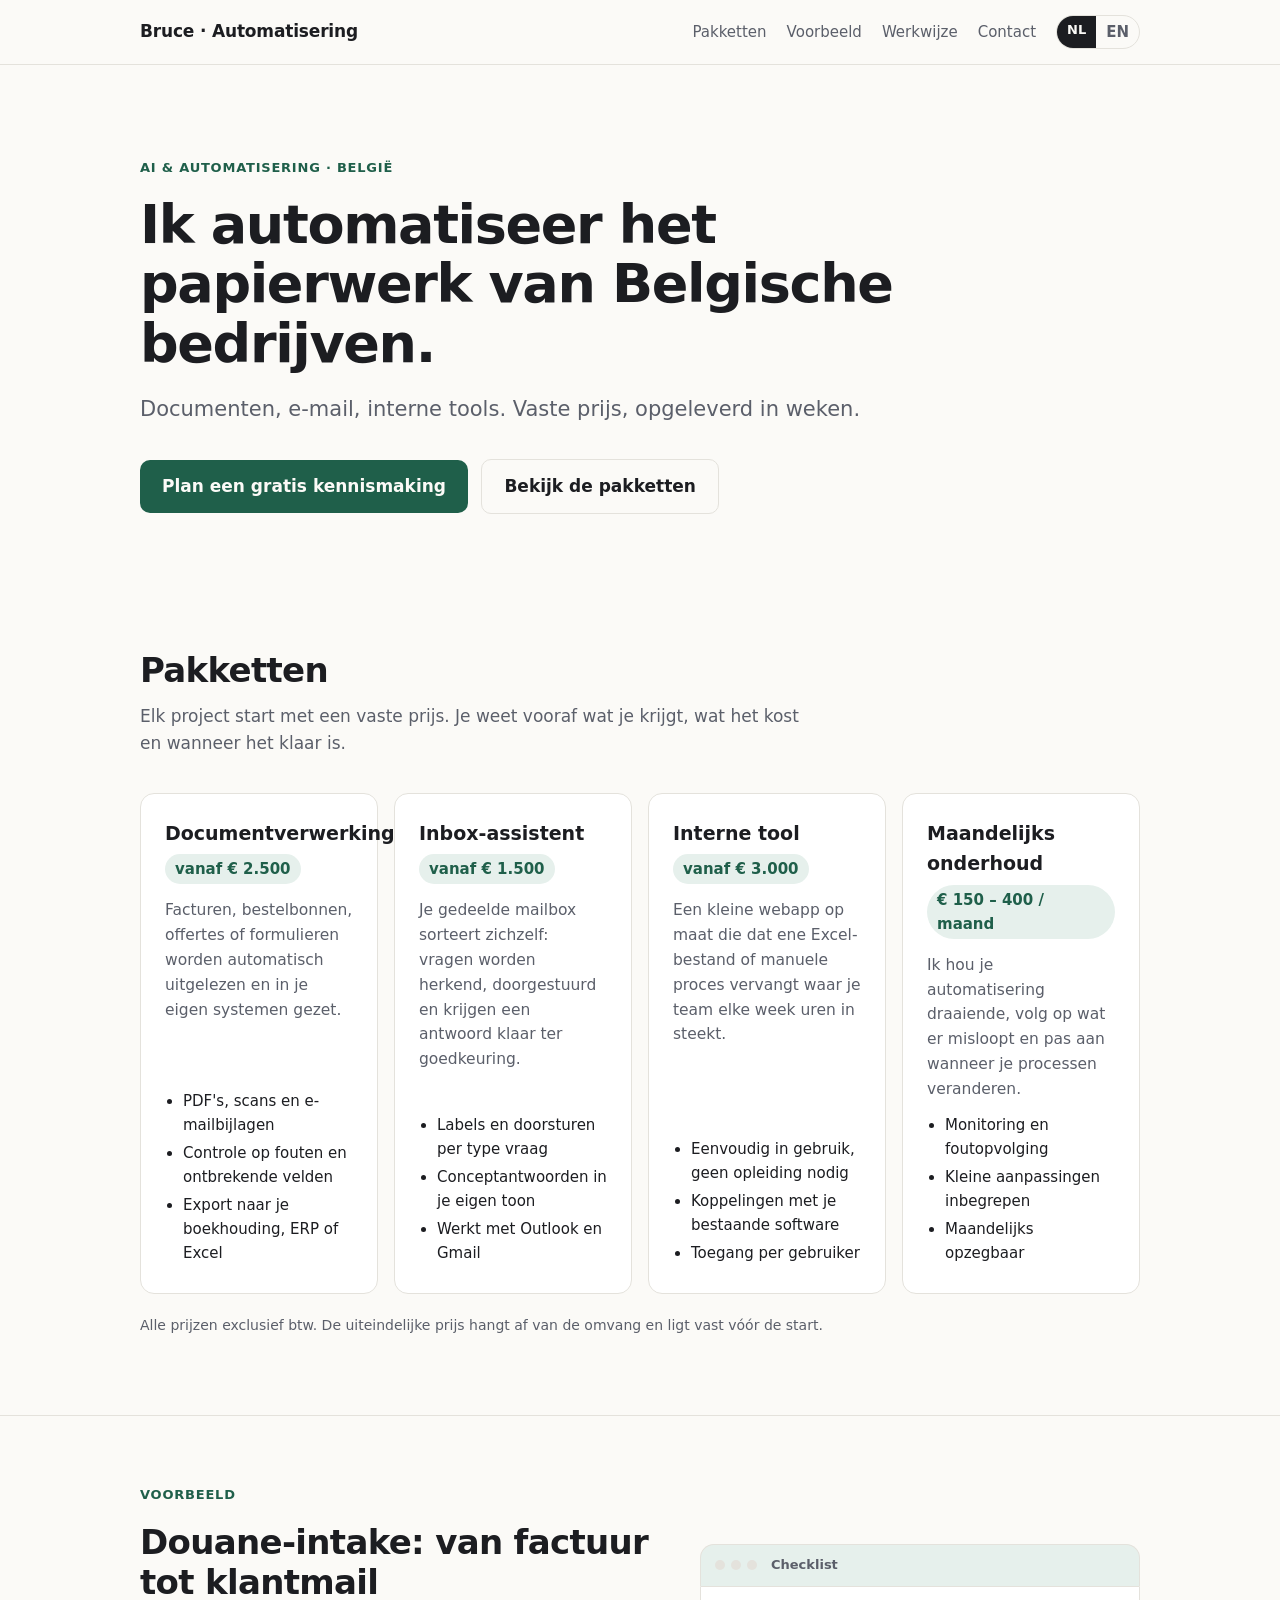
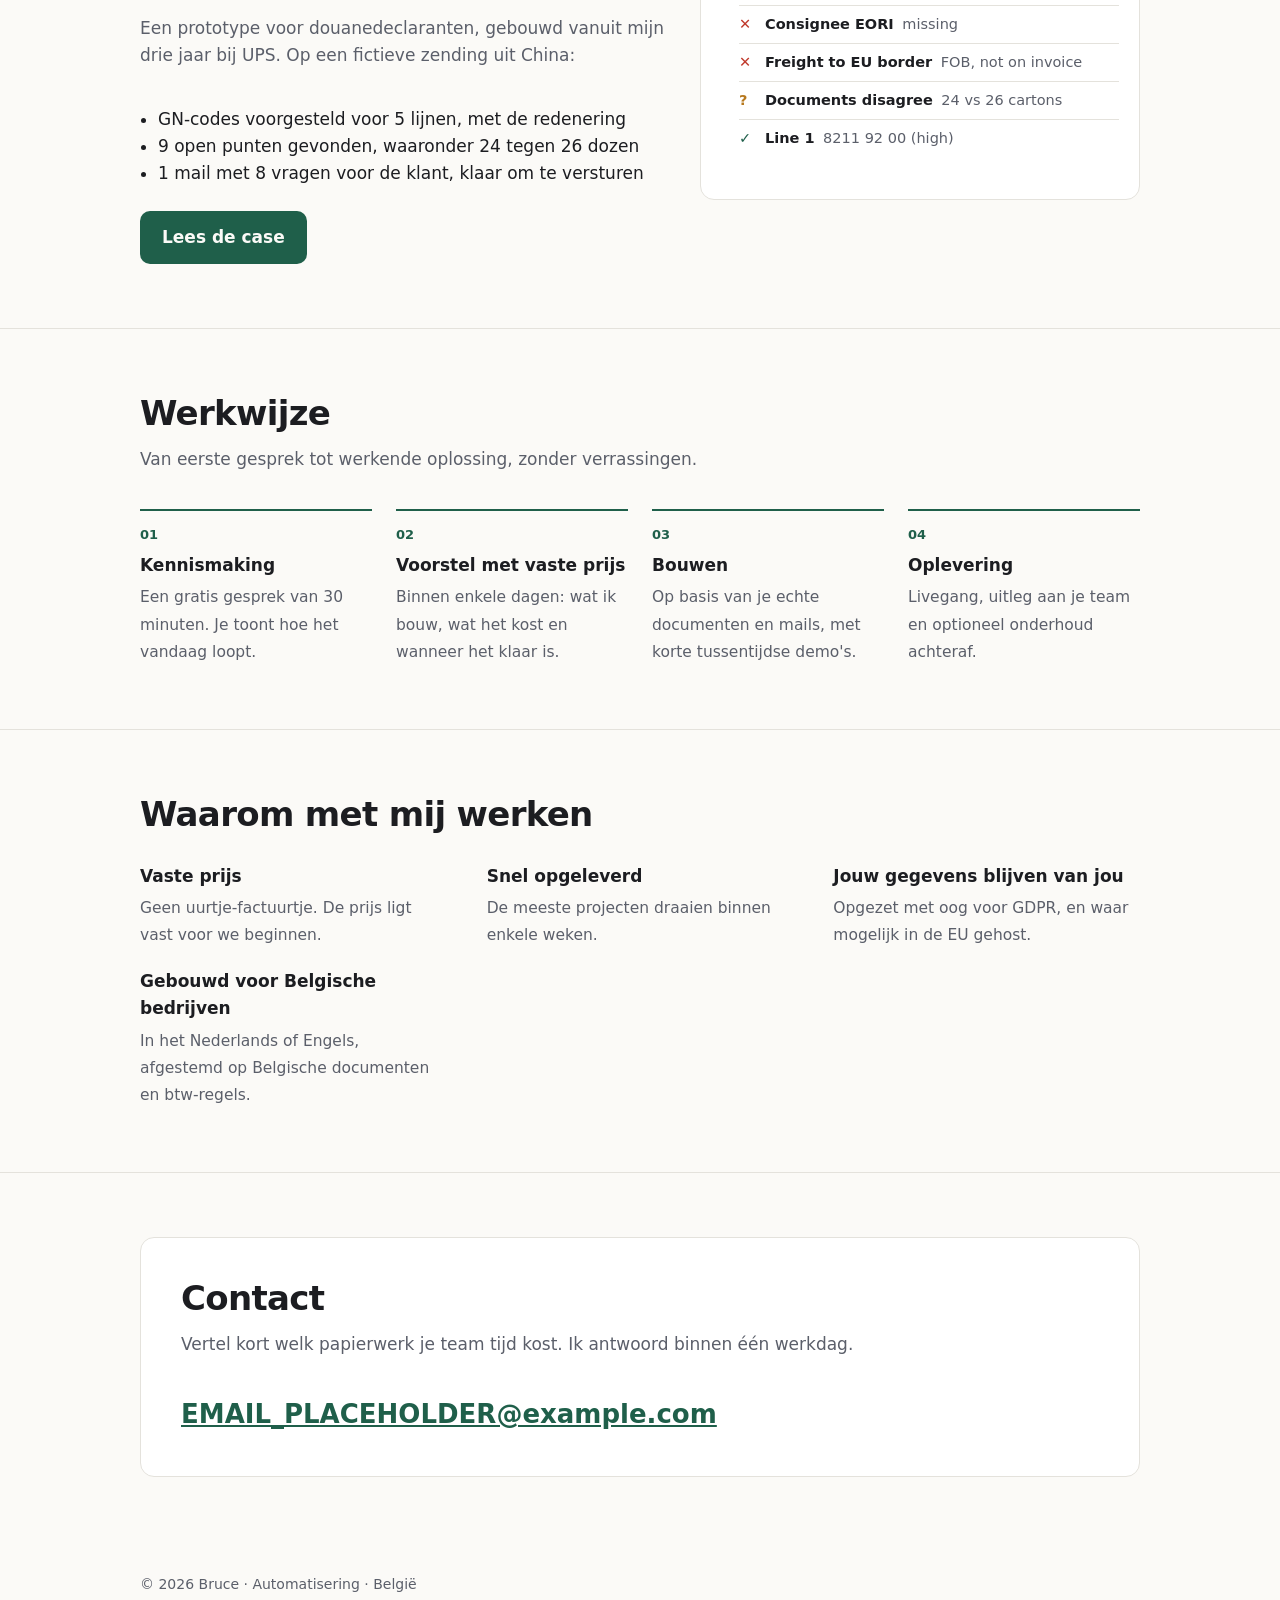
<file: index.html>
<!doctype html>
<html lang="nl-BE">
<head>
  <meta charset="utf-8">
  <meta name="viewport" content="width=device-width, initial-scale=1">
  <title>Bruce · Automatisering voor Belgische bedrijven</title>
  <meta name="description" content="Ik automatiseer het papierwerk van Belgische bedrijven: documenten, e-mail, interne tools. Vaste prijs, opgeleverd in weken.">
  <link rel="alternate" hreflang="nl-BE" href="./">
  <link rel="alternate" hreflang="en" href="en/">
  <link rel="stylesheet" href="style.css">
</head>
<body>
  <header>
    <div class="wrap">
      <a class="brand" href="./">Bruce · Automatisering</a>
      <nav>
        <a class="nav-link" href="#pakketten">Pakketten</a>
        <a class="nav-link" href="#case">Voorbeeld</a>
        <a class="nav-link" href="#werkwijze">Werkwijze</a>
        <a class="nav-link" href="#contact">Contact</a>
        <div class="lang" aria-label="Taal">
          <span aria-current="true">NL</span>
          <a href="en/" hreflang="en" lang="en">EN</a>
        </div>
      </nav>
    </div>
  </header>

  <main>
    <div class="hero">
      <div class="wrap">
        <span class="eyebrow">AI &amp; automatisering · België</span>
        <h1>Ik automatiseer het papierwerk van Belgische bedrijven.</h1>
        <p class="lead">Documenten, e-mail, interne tools. Vaste prijs, opgeleverd in weken.</p>
        <a class="btn" href="#contact">Plan een gratis kennismaking</a>
        <a class="btn btn-ghost" href="#pakketten">Bekijk de pakketten</a>
      </div>
    </div>

    <section id="pakketten">
      <div class="wrap">
        <h2>Pakketten</h2>
        <p class="section-intro">Elk project start met een vaste prijs. Je weet vooraf wat je krijgt, wat het kost en wanneer het klaar is.</p>
        <div class="grid">
          <article class="card">
            <h3>Documentverwerking</h3>
            <span class="price">vanaf € 2.500</span>
            <p>Facturen, bestelbonnen, offertes of formulieren worden automatisch uitgelezen en in je eigen systemen gezet.</p>
            <ul>
              <li>PDF's, scans en e-mailbijlagen</li>
              <li>Controle op fouten en ontbrekende velden</li>
              <li>Export naar je boekhouding, ERP of Excel</li>
            </ul>
          </article>
          <article class="card">
            <h3>Inbox-assistent</h3>
            <span class="price">vanaf € 1.500</span>
            <p>Je gedeelde mailbox sorteert zichzelf: vragen worden herkend, doorgestuurd en krijgen een antwoord klaar ter goedkeuring.</p>
            <ul>
              <li>Labels en doorsturen per type vraag</li>
              <li>Conceptantwoorden in je eigen toon</li>
              <li>Werkt met Outlook en Gmail</li>
            </ul>
          </article>
          <article class="card">
            <h3>Interne tool</h3>
            <span class="price">vanaf € 3.000</span>
            <p>Een kleine webapp op maat die dat ene Excel-bestand of manuele proces vervangt waar je team elke week uren in steekt.</p>
            <ul>
              <li>Eenvoudig in gebruik, geen opleiding nodig</li>
              <li>Koppelingen met je bestaande software</li>
              <li>Toegang per gebruiker</li>
            </ul>
          </article>
          <article class="card">
            <h3>Maandelijks onderhoud</h3>
            <span class="price">€ 150 – 400 / maand</span>
            <p>Ik hou je automatisering draaiende, volg op wat er misloopt en pas aan wanneer je processen veranderen.</p>
            <ul>
              <li>Monitoring en foutopvolging</li>
              <li>Kleine aanpassingen inbegrepen</li>
              <li>Maandelijks opzegbaar</li>
            </ul>
          </article>
        </div>
        <p class="note">Alle prijzen exclusief btw. De uiteindelijke prijs hangt af van de omvang en ligt vast vóór de start.</p>
      </div>
    </section>

    <section id="case">
      <div class="wrap case-teaser">
        <div>
          <span class="eyebrow">Voorbeeld</span>
          <h2>Douane-intake: van factuur tot klantmail</h2>
          <p class="section-intro">Een prototype voor douanedeclaranten, gebouwd vanuit mijn drie jaar bij UPS. Op een fictieve zending uit China:</p>
          <ul>
            <li>GN-codes voorgesteld voor 5 lijnen, met de redenering</li>
            <li>9 open punten gevonden, waaronder 24 tegen 26 dozen</li>
            <li>1 mail met 8 vragen voor de klant, klaar om te versturen</li>
          </ul>
          <a class="btn" href="case/">Lees de case</a>
        </div>
        <figure class="output">
          <div class="output-bar"><span></span><span></span><span></span><em>Checklist</em></div>
          <div class="output-body">
            <ul class="checklist">
              <li class="open"><b>Consignee EORI</b> missing</li>
              <li class="open"><b>Freight to EU border</b> FOB, not on invoice</li>
              <li class="check"><b>Documents disagree</b> 24 vs 26 cartons</li>
              <li class="ok"><b>Line 1</b> 8211 92 00 (high)</li>
            </ul>
          </div>
        </figure>
      </div>
    </section>

    <section id="werkwijze">
      <div class="wrap">
        <h2>Werkwijze</h2>
        <p class="section-intro">Van eerste gesprek tot werkende oplossing, zonder verrassingen.</p>
        <ol class="steps">
          <li><strong>Kennismaking</strong><span>Een gratis gesprek van 30 minuten. Je toont hoe het vandaag loopt.</span></li>
          <li><strong>Voorstel met vaste prijs</strong><span>Binnen enkele dagen: wat ik bouw, wat het kost en wanneer het klaar is.</span></li>
          <li><strong>Bouwen</strong><span>Op basis van je echte documenten en mails, met korte tussentijdse demo's.</span></li>
          <li><strong>Oplevering</strong><span>Livegang, uitleg aan je team en optioneel onderhoud achteraf.</span></li>
        </ol>
      </div>
    </section>

    <section>
      <div class="wrap">
        <h2>Waarom met mij werken</h2>
        <div class="why">
          <div><strong>Vaste prijs</strong><span>Geen uurtje-factuurtje. De prijs ligt vast voor we beginnen.</span></div>
          <div><strong>Snel opgeleverd</strong><span>De meeste projecten draaien binnen enkele weken.</span></div>
          <div><strong>Jouw gegevens blijven van jou</strong><span>Opgezet met oog voor GDPR, en waar mogelijk in de EU gehost.</span></div>
          <div><strong>Gebouwd voor Belgische bedrijven</strong><span>In het Nederlands of Engels, afgestemd op Belgische documenten en btw-regels.</span></div>
        </div>
      </div>
    </section>

    <section id="contact">
      <div class="wrap">
        <div class="contact">
          <h2>Contact</h2>
          <p class="section-intro">Vertel kort welk papierwerk je team tijd kost. Ik antwoord binnen één werkdag.</p>
          <!-- TODO: vervang EMAIL_PLACEHOLDER@example.com door je echte e-mailadres (ook in en/index.html) -->
          <a class="email" href="mailto:EMAIL_PLACEHOLDER@example.com">EMAIL_PLACEHOLDER@example.com</a>
        </div>
      </div>
    </section>
  </main>

  <footer>
    <div class="wrap">© 2026 Bruce · Automatisering · België</div>
  </footer>
</body>
</html>
</file>
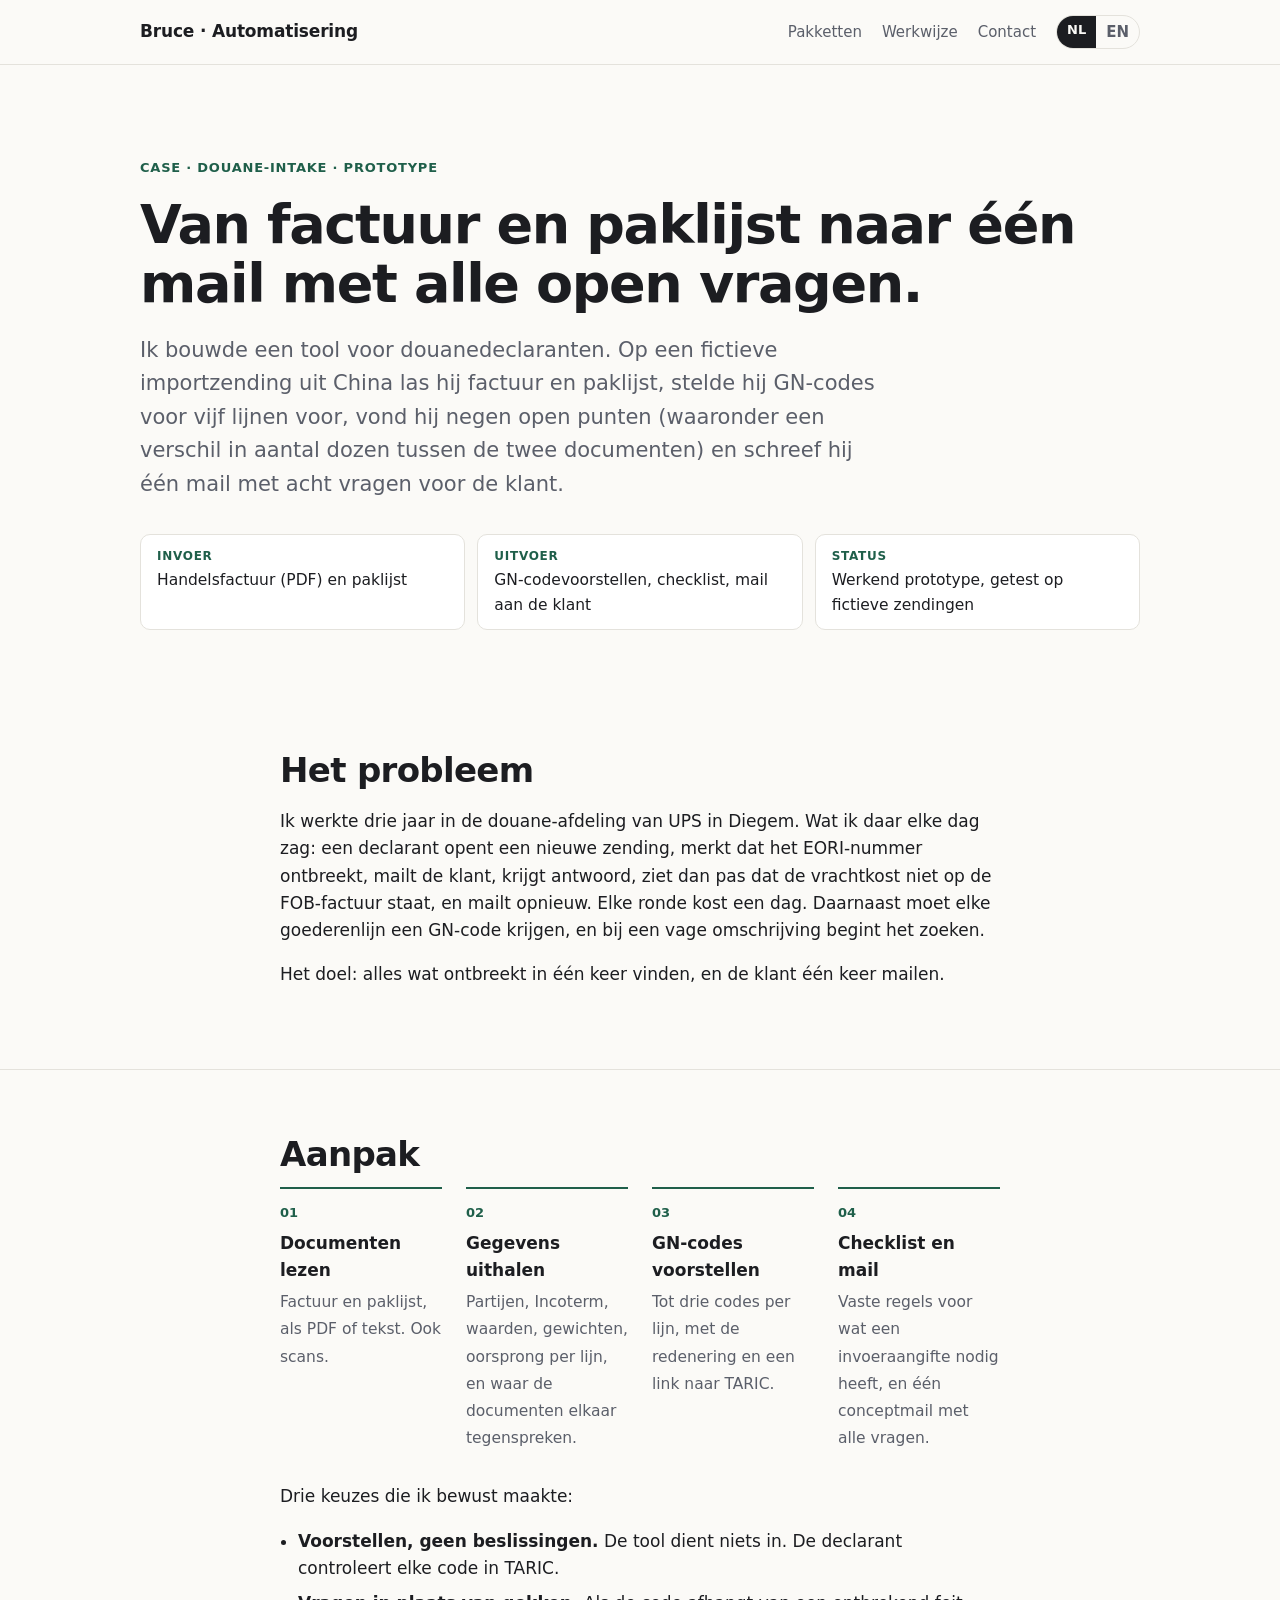
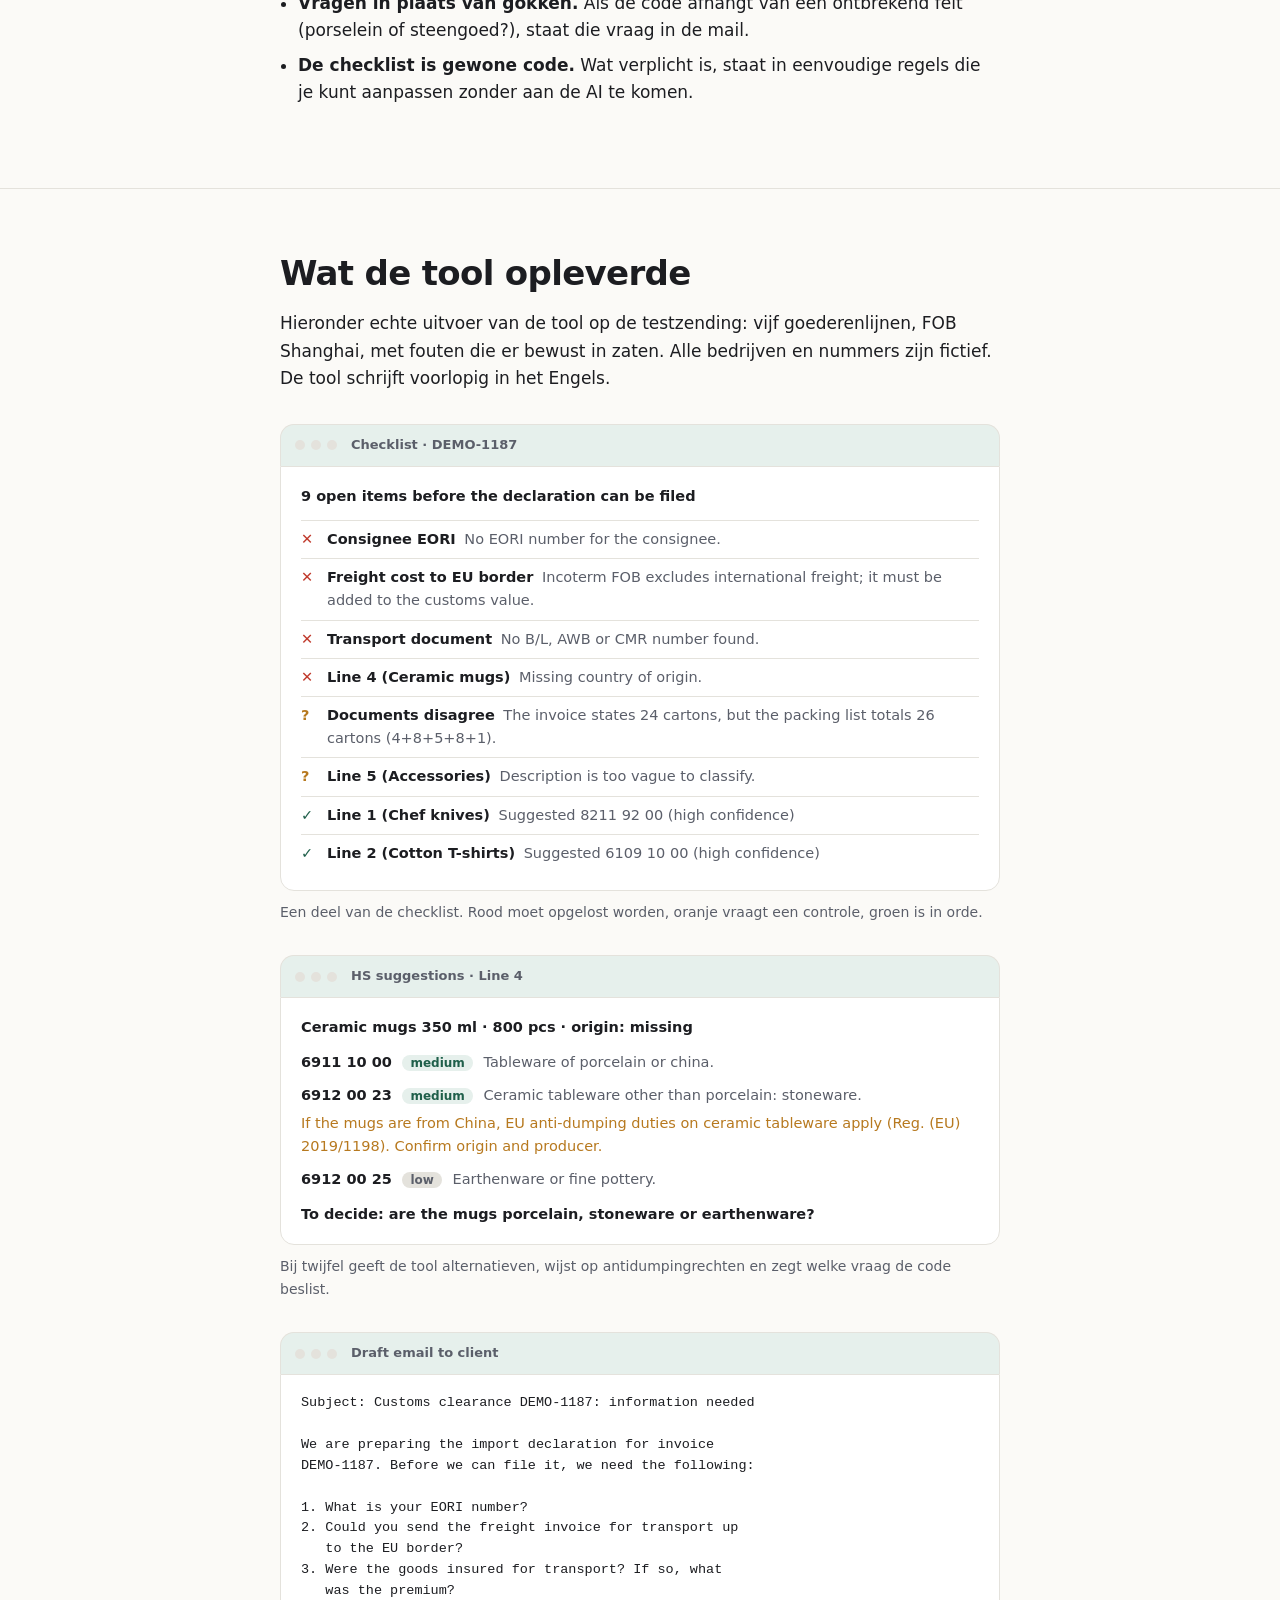
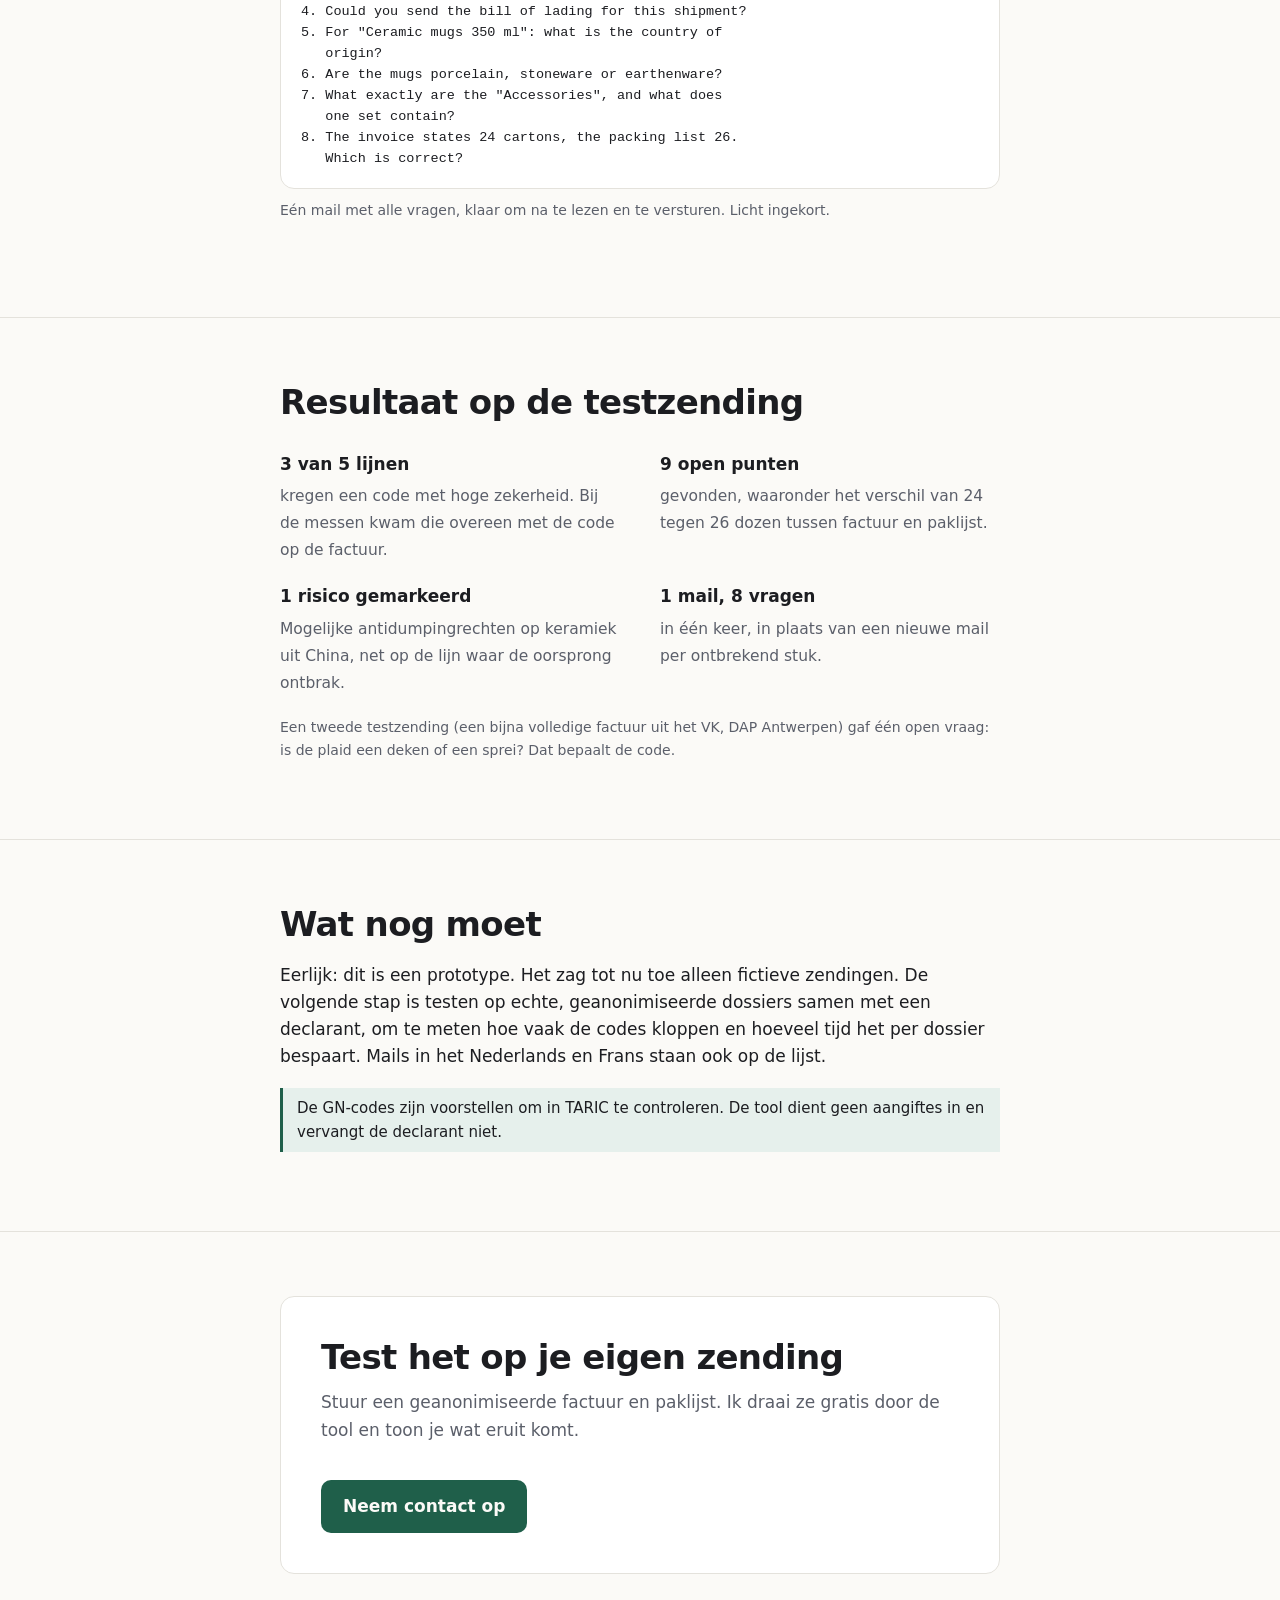
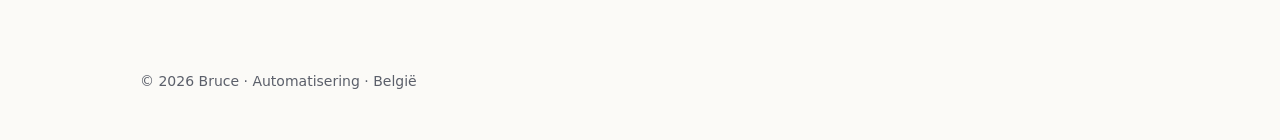
<file: case/index.html>
<!doctype html>
<html lang="nl-BE">
<head>
  <meta charset="utf-8">
  <meta name="viewport" content="width=device-width, initial-scale=1">
  <title>Case: douane-intake · Bruce · Automatisering</title>
  <meta name="description" content="Een prototype dat factuur en paklijst leest, GN-codes voorstelt, ontbrekende gegevens opspoort en één mail naar de klant opstelt. Getest op een fictieve zending.">
  <link rel="alternate" hreflang="nl-BE" href="./">
  <link rel="alternate" hreflang="en" href="../en/case/">
  <link rel="stylesheet" href="../style.css">
</head>
<body>
  <header>
    <div class="wrap">
      <a class="brand" href="../">Bruce · Automatisering</a>
      <nav>
        <a class="nav-link" href="../#pakketten">Pakketten</a>
        <a class="nav-link" href="../#werkwijze">Werkwijze</a>
        <a class="nav-link" href="../#contact">Contact</a>
        <div class="lang" aria-label="Taal">
          <span aria-current="true">NL</span>
          <a href="../en/case/" hreflang="en" lang="en">EN</a>
        </div>
      </nav>
    </div>
  </header>

  <main>
    <div class="hero hero-case">
      <div class="wrap">
        <span class="eyebrow">Case · Douane-intake · Prototype</span>
        <h1>Van factuur en paklijst naar één mail met alle open vragen.</h1>
        <p class="lead">Ik bouwde een tool voor douanedeclaranten. Op een fictieve importzending uit China las hij factuur en paklijst, stelde hij GN-codes voor vijf lijnen voor, vond hij negen open punten (waaronder een verschil in aantal dozen tussen de twee documenten) en schreef hij één mail met acht vragen voor de klant.</p>
        <dl class="facts">
          <div><dt>Invoer</dt><dd>Handelsfactuur (PDF) en paklijst</dd></div>
          <div><dt>Uitvoer</dt><dd>GN-codevoorstellen, checklist, mail aan de klant</dd></div>
          <div><dt>Status</dt><dd>Werkend prototype, getest op fictieve zendingen</dd></div>
        </dl>
      </div>
    </div>

    <section>
      <div class="wrap narrow">
        <h2>Het probleem</h2>
        <p>Ik werkte drie jaar in de douane-afdeling van UPS in Diegem. Wat ik daar elke dag zag: een declarant opent een nieuwe zending, merkt dat het EORI-nummer ontbreekt, mailt de klant, krijgt antwoord, ziet dan pas dat de vrachtkost niet op de FOB-factuur staat, en mailt opnieuw. Elke ronde kost een dag. Daarnaast moet elke goederenlijn een GN-code krijgen, en bij een vage omschrijving begint het zoeken.</p>
        <p>Het doel: alles wat ontbreekt in één keer vinden, en de klant één keer mailen.</p>
      </div>
    </section>

    <section>
      <div class="wrap narrow">
        <h2>Aanpak</h2>
        <ol class="steps steps-tight">
          <li><strong>Documenten lezen</strong><span>Factuur en paklijst, als PDF of tekst. Ook scans.</span></li>
          <li><strong>Gegevens uithalen</strong><span>Partijen, Incoterm, waarden, gewichten, oorsprong per lijn, en waar de documenten elkaar tegenspreken.</span></li>
          <li><strong>GN-codes voorstellen</strong><span>Tot drie codes per lijn, met de redenering en een link naar TARIC.</span></li>
          <li><strong>Checklist en mail</strong><span>Vaste regels voor wat een invoeraangifte nodig heeft, en één conceptmail met alle vragen.</span></li>
        </ol>
        <p>Drie keuzes die ik bewust maakte:</p>
        <ul class="plain">
          <li><strong>Voorstellen, geen beslissingen.</strong> De tool dient niets in. De declarant controleert elke code in TARIC.</li>
          <li><strong>Vragen in plaats van gokken.</strong> Als de code afhangt van een ontbrekend feit (porselein of steengoed?), staat die vraag in de mail.</li>
          <li><strong>De checklist is gewone code.</strong> Wat verplicht is, staat in eenvoudige regels die je kunt aanpassen zonder aan de AI te komen.</li>
        </ul>
      </div>
    </section>

    <section>
      <div class="wrap narrow">
        <h2>Wat de tool opleverde</h2>
        <p>Hieronder echte uitvoer van de tool op de testzending: vijf goederenlijnen, FOB Shanghai, met fouten die er bewust in zaten. Alle bedrijven en nummers zijn fictief. De tool schrijft voorlopig in het Engels.</p>

        <figure class="output">
          <div class="output-bar"><span></span><span></span><span></span><em>Checklist · DEMO-1187</em></div>
          <div class="output-body">
            <p class="output-title">9 open items before the declaration can be filed</p>
            <ul class="checklist">
              <li class="open"><b>Consignee EORI</b> No EORI number for the consignee.</li>
              <li class="open"><b>Freight cost to EU border</b> Incoterm FOB excludes international freight; it must be added to the customs value.</li>
              <li class="open"><b>Transport document</b> No B/L, AWB or CMR number found.</li>
              <li class="open"><b>Line 4 (Ceramic mugs)</b> Missing country of origin.</li>
              <li class="check"><b>Documents disagree</b> The invoice states 24 cartons, but the packing list totals 26 cartons (4+8+5+8+1).</li>
              <li class="check"><b>Line 5 (Accessories)</b> Description is too vague to classify.</li>
              <li class="ok"><b>Line 1 (Chef knives)</b> Suggested 8211 92 00 (high confidence)</li>
              <li class="ok"><b>Line 2 (Cotton T-shirts)</b> Suggested 6109 10 00 (high confidence)</li>
            </ul>
          </div>
          <figcaption>Een deel van de checklist. Rood moet opgelost worden, oranje vraagt een controle, groen is in orde.</figcaption>
        </figure>

        <figure class="output">
          <div class="output-bar"><span></span><span></span><span></span><em>HS suggestions · Line 4</em></div>
          <div class="output-body">
            <p class="output-title">Ceramic mugs 350 ml · 800 pcs · origin: missing</p>
            <p class="code"><b>6911 10 00</b> <i class="conf mid">medium</i> Tableware of porcelain or china.</p>
            <p class="code"><b>6912 00 23</b> <i class="conf mid">medium</i> Ceramic tableware other than porcelain: stoneware. <span class="warn">If the mugs are from China, EU anti-dumping duties on ceramic tableware apply (Reg. (EU) 2019/1198). Confirm origin and producer.</span></p>
            <p class="code"><b>6912 00 25</b> <i class="conf low">low</i> Earthenware or fine pottery.</p>
            <p class="ask">To decide: are the mugs porcelain, stoneware or earthenware?</p>
          </div>
          <figcaption>Bij twijfel geeft de tool alternatieven, wijst op antidumpingrechten en zegt welke vraag de code beslist.</figcaption>
        </figure>

        <figure class="output">
          <div class="output-bar"><span></span><span></span><span></span><em>Draft email to client</em></div>
          <div class="output-body">
<pre>Subject: Customs clearance DEMO-1187: information needed

We are preparing the import declaration for invoice
DEMO-1187. Before we can file it, we need the following:

1. What is your EORI number?
2. Could you send the freight invoice for transport up
   to the EU border?
3. Were the goods insured for transport? If so, what
   was the premium?
4. Could you send the bill of lading for this shipment?
5. For "Ceramic mugs 350 ml": what is the country of
   origin?
6. Are the mugs porcelain, stoneware or earthenware?
7. What exactly are the "Accessories", and what does
   one set contain?
8. The invoice states 24 cartons, the packing list 26.
   Which is correct?</pre>
          </div>
          <figcaption>Eén mail met alle vragen, klaar om na te lezen en te versturen. Licht ingekort.</figcaption>
        </figure>
      </div>
    </section>

    <section>
      <div class="wrap narrow">
        <h2>Resultaat op de testzending</h2>
        <div class="why">
          <div><strong>3 van 5 lijnen</strong><span>kregen een code met hoge zekerheid. Bij de messen kwam die overeen met de code op de factuur.</span></div>
          <div><strong>9 open punten</strong><span>gevonden, waaronder het verschil van 24 tegen 26 dozen tussen factuur en paklijst.</span></div>
          <div><strong>1 risico gemarkeerd</strong><span>Mogelijke antidumpingrechten op keramiek uit China, net op de lijn waar de oorsprong ontbrak.</span></div>
          <div><strong>1 mail, 8 vragen</strong><span>in één keer, in plaats van een nieuwe mail per ontbrekend stuk.</span></div>
        </div>
        <p class="note">Een tweede testzending (een bijna volledige factuur uit het VK, DAP Antwerpen) gaf één open vraag: is de plaid een deken of een sprei? Dat bepaalt de code.</p>
      </div>
    </section>

    <section>
      <div class="wrap narrow">
        <h2>Wat nog moet</h2>
        <p>Eerlijk: dit is een prototype. Het zag tot nu toe alleen fictieve zendingen. De volgende stap is testen op echte, geanonimiseerde dossiers samen met een declarant, om te meten hoe vaak de codes kloppen en hoeveel tijd het per dossier bespaart. Mails in het Nederlands en Frans staan ook op de lijst.</p>
        <p class="disclaimer">De GN-codes zijn voorstellen om in TARIC te controleren. De tool dient geen aangiftes in en vervangt de declarant niet.</p>
      </div>
    </section>

    <section id="contact">
      <div class="wrap narrow">
        <div class="contact">
          <h2>Test het op je eigen zending</h2>
          <p class="section-intro">Stuur een geanonimiseerde factuur en paklijst. Ik draai ze gratis door de tool en toon je wat eruit komt.</p>
          <a class="btn" href="../#contact">Neem contact op</a>
        </div>
      </div>
    </section>
  </main>

  <footer>
    <div class="wrap">© 2026 Bruce · Automatisering · België</div>
  </footer>
</body>
</html>
</file>
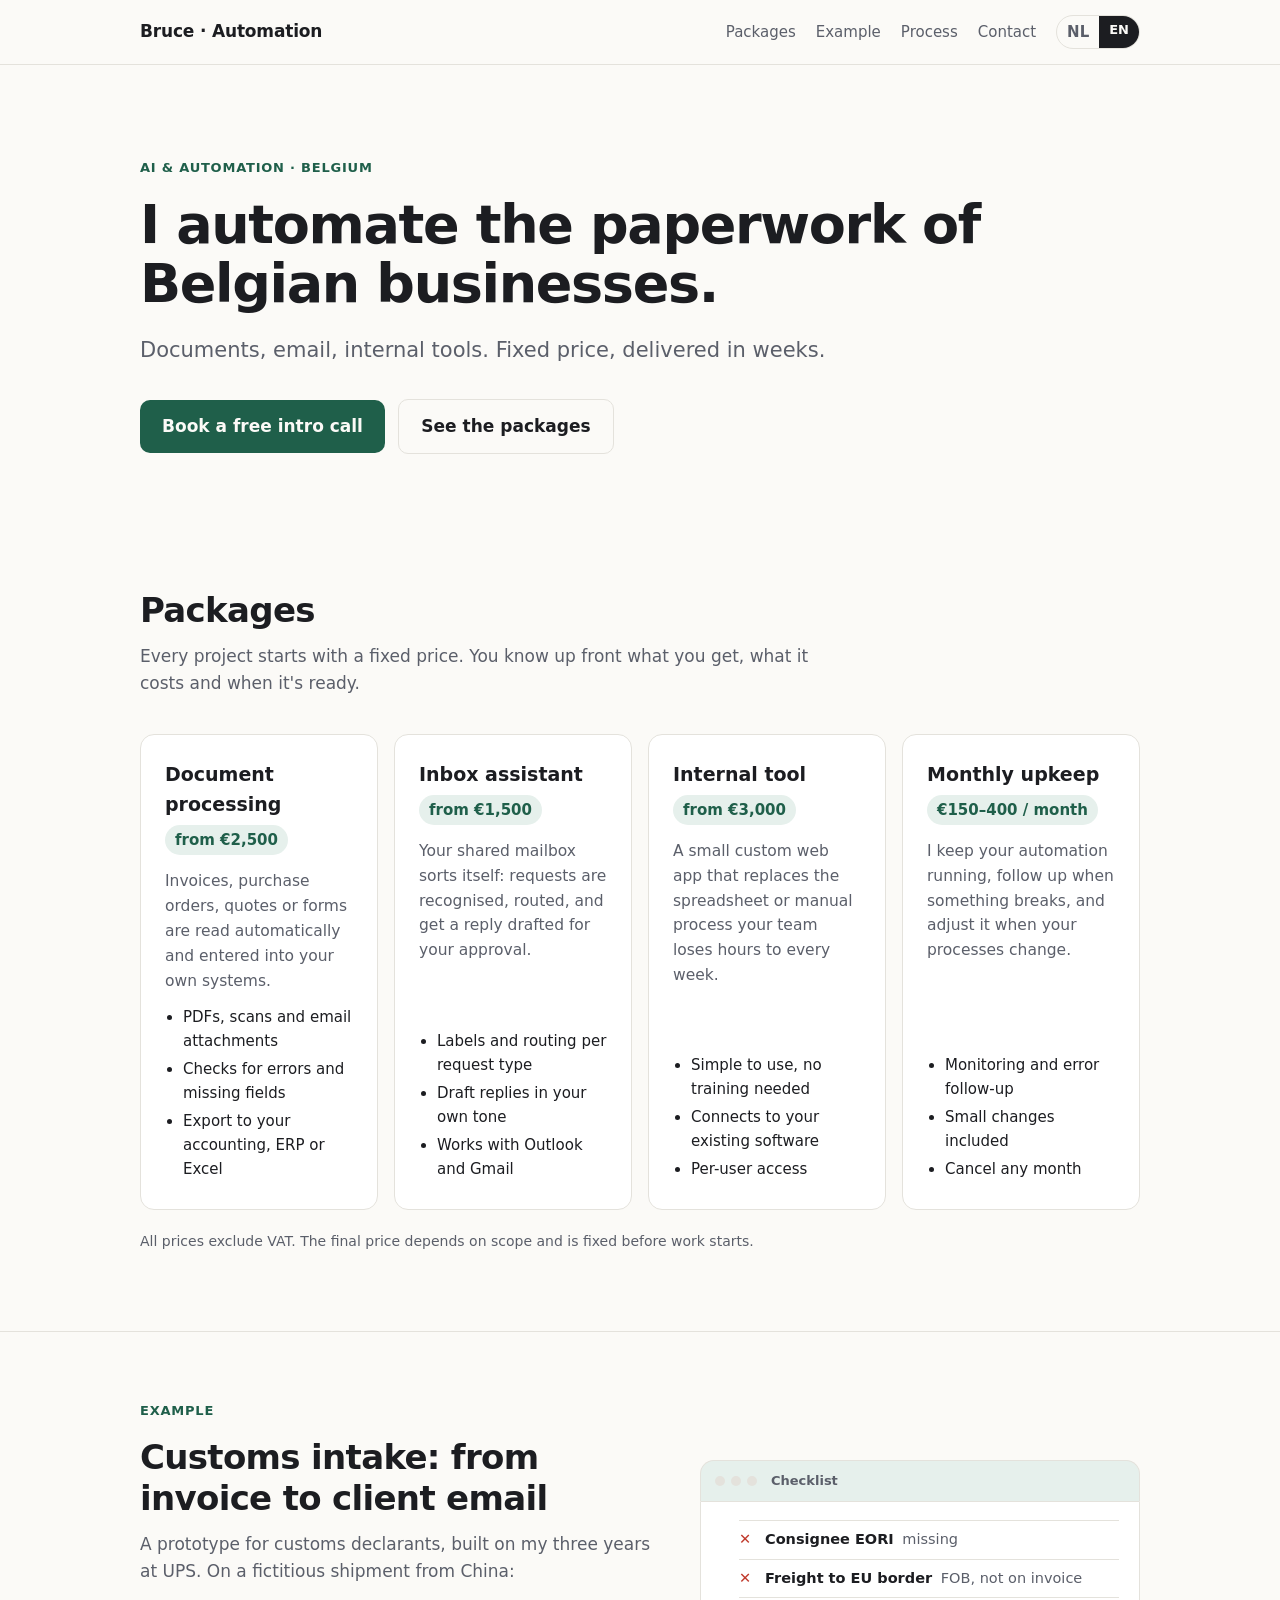
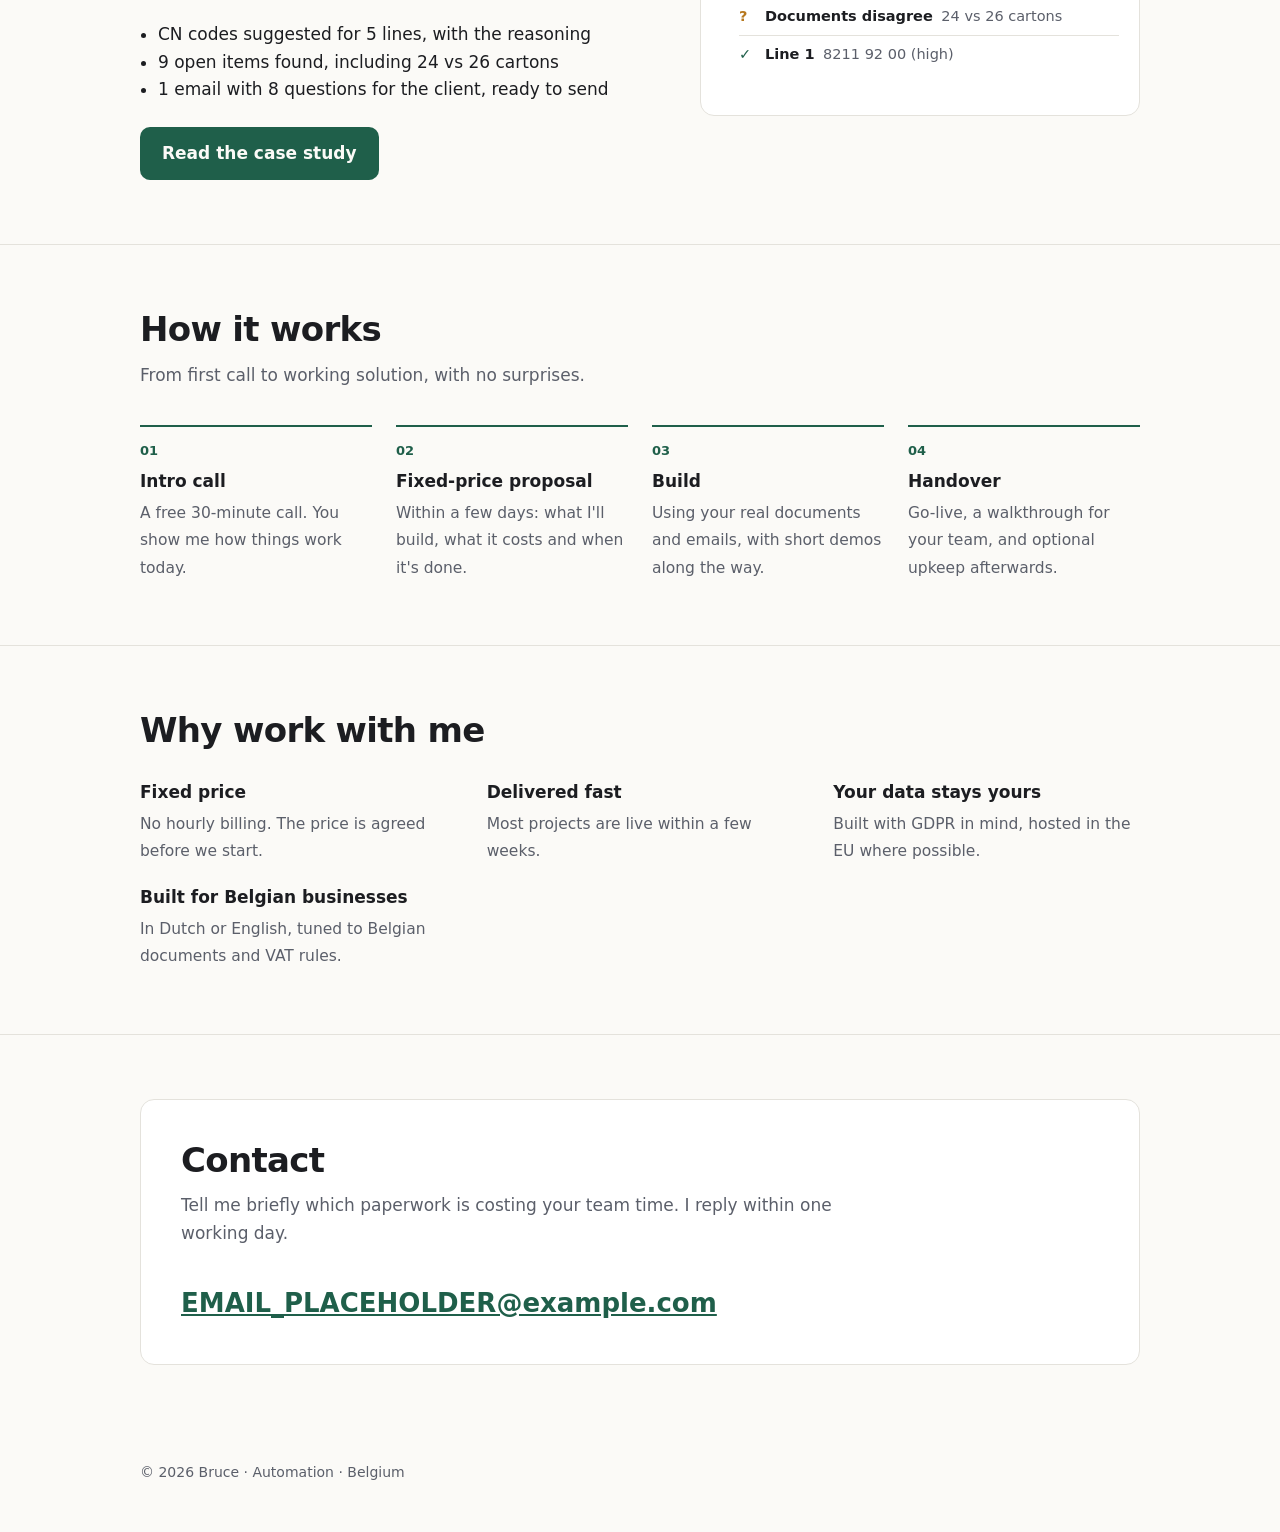
<file: en/index.html>
<!doctype html>
<html lang="en">
<head>
  <meta charset="utf-8">
  <meta name="viewport" content="width=device-width, initial-scale=1">
  <title>Bruce · Automation for Belgian businesses</title>
  <meta name="description" content="I automate the paperwork of Belgian businesses: documents, email, internal tools. Fixed price, delivered in weeks.">
  <link rel="alternate" hreflang="nl-BE" href="../">
  <link rel="alternate" hreflang="en" href="./">
  <link rel="stylesheet" href="../style.css">
</head>
<body>
  <header>
    <div class="wrap">
      <a class="brand" href="./">Bruce · Automation</a>
      <nav>
        <a class="nav-link" href="#packages">Packages</a>
        <a class="nav-link" href="#case">Example</a>
        <a class="nav-link" href="#process">Process</a>
        <a class="nav-link" href="#contact">Contact</a>
        <div class="lang" aria-label="Language">
          <a href="../" hreflang="nl-BE" lang="nl-BE">NL</a>
          <span aria-current="true">EN</span>
        </div>
      </nav>
    </div>
  </header>

  <main>
    <div class="hero">
      <div class="wrap">
        <span class="eyebrow">AI &amp; automation · Belgium</span>
        <h1>I automate the paperwork of Belgian businesses.</h1>
        <p class="lead">Documents, email, internal tools. Fixed price, delivered in weeks.</p>
        <a class="btn" href="#contact">Book a free intro call</a>
        <a class="btn btn-ghost" href="#packages">See the packages</a>
      </div>
    </div>

    <section id="packages">
      <div class="wrap">
        <h2>Packages</h2>
        <p class="section-intro">Every project starts with a fixed price. You know up front what you get, what it costs and when it's ready.</p>
        <div class="grid">
          <article class="card">
            <h3>Document processing</h3>
            <span class="price">from €2,500</span>
            <p>Invoices, purchase orders, quotes or forms are read automatically and entered into your own systems.</p>
            <ul>
              <li>PDFs, scans and email attachments</li>
              <li>Checks for errors and missing fields</li>
              <li>Export to your accounting, ERP or Excel</li>
            </ul>
          </article>
          <article class="card">
            <h3>Inbox assistant</h3>
            <span class="price">from €1,500</span>
            <p>Your shared mailbox sorts itself: requests are recognised, routed, and get a reply drafted for your approval.</p>
            <ul>
              <li>Labels and routing per request type</li>
              <li>Draft replies in your own tone</li>
              <li>Works with Outlook and Gmail</li>
            </ul>
          </article>
          <article class="card">
            <h3>Internal tool</h3>
            <span class="price">from €3,000</span>
            <p>A small custom web app that replaces the spreadsheet or manual process your team loses hours to every week.</p>
            <ul>
              <li>Simple to use, no training needed</li>
              <li>Connects to your existing software</li>
              <li>Per-user access</li>
            </ul>
          </article>
          <article class="card">
            <h3>Monthly upkeep</h3>
            <span class="price">€150–400 / month</span>
            <p>I keep your automation running, follow up when something breaks, and adjust it when your processes change.</p>
            <ul>
              <li>Monitoring and error follow-up</li>
              <li>Small changes included</li>
              <li>Cancel any month</li>
            </ul>
          </article>
        </div>
        <p class="note">All prices exclude VAT. The final price depends on scope and is fixed before work starts.</p>
      </div>
    </section>

    <section id="case">
      <div class="wrap case-teaser">
        <div>
          <span class="eyebrow">Example</span>
          <h2>Customs intake: from invoice to client email</h2>
          <p class="section-intro">A prototype for customs declarants, built on my three years at UPS. On a fictitious shipment from China:</p>
          <ul>
            <li>CN codes suggested for 5 lines, with the reasoning</li>
            <li>9 open items found, including 24 vs 26 cartons</li>
            <li>1 email with 8 questions for the client, ready to send</li>
          </ul>
          <a class="btn" href="case/">Read the case study</a>
        </div>
        <figure class="output">
          <div class="output-bar"><span></span><span></span><span></span><em>Checklist</em></div>
          <div class="output-body">
            <ul class="checklist">
              <li class="open"><b>Consignee EORI</b> missing</li>
              <li class="open"><b>Freight to EU border</b> FOB, not on invoice</li>
              <li class="check"><b>Documents disagree</b> 24 vs 26 cartons</li>
              <li class="ok"><b>Line 1</b> 8211 92 00 (high)</li>
            </ul>
          </div>
        </figure>
      </div>
    </section>

    <section id="process">
      <div class="wrap">
        <h2>How it works</h2>
        <p class="section-intro">From first call to working solution, with no surprises.</p>
        <ol class="steps">
          <li><strong>Intro call</strong><span>A free 30-minute call. You show me how things work today.</span></li>
          <li><strong>Fixed-price proposal</strong><span>Within a few days: what I'll build, what it costs and when it's done.</span></li>
          <li><strong>Build</strong><span>Using your real documents and emails, with short demos along the way.</span></li>
          <li><strong>Handover</strong><span>Go-live, a walkthrough for your team, and optional upkeep afterwards.</span></li>
        </ol>
      </div>
    </section>

    <section>
      <div class="wrap">
        <h2>Why work with me</h2>
        <div class="why">
          <div><strong>Fixed price</strong><span>No hourly billing. The price is agreed before we start.</span></div>
          <div><strong>Delivered fast</strong><span>Most projects are live within a few weeks.</span></div>
          <div><strong>Your data stays yours</strong><span>Built with GDPR in mind, hosted in the EU where possible.</span></div>
          <div><strong>Built for Belgian businesses</strong><span>In Dutch or English, tuned to Belgian documents and VAT rules.</span></div>
        </div>
      </div>
    </section>

    <section id="contact">
      <div class="wrap">
        <div class="contact">
          <h2>Contact</h2>
          <p class="section-intro">Tell me briefly which paperwork is costing your team time. I reply within one working day.</p>
          <!-- TODO: replace EMAIL_PLACEHOLDER@example.com with your real email address (also in ../index.html) -->
          <a class="email" href="mailto:EMAIL_PLACEHOLDER@example.com">EMAIL_PLACEHOLDER@example.com</a>
        </div>
      </div>
    </section>
  </main>

  <footer>
    <div class="wrap">© 2026 Bruce · Automation · Belgium</div>
  </footer>
</body>
</html>
</file>
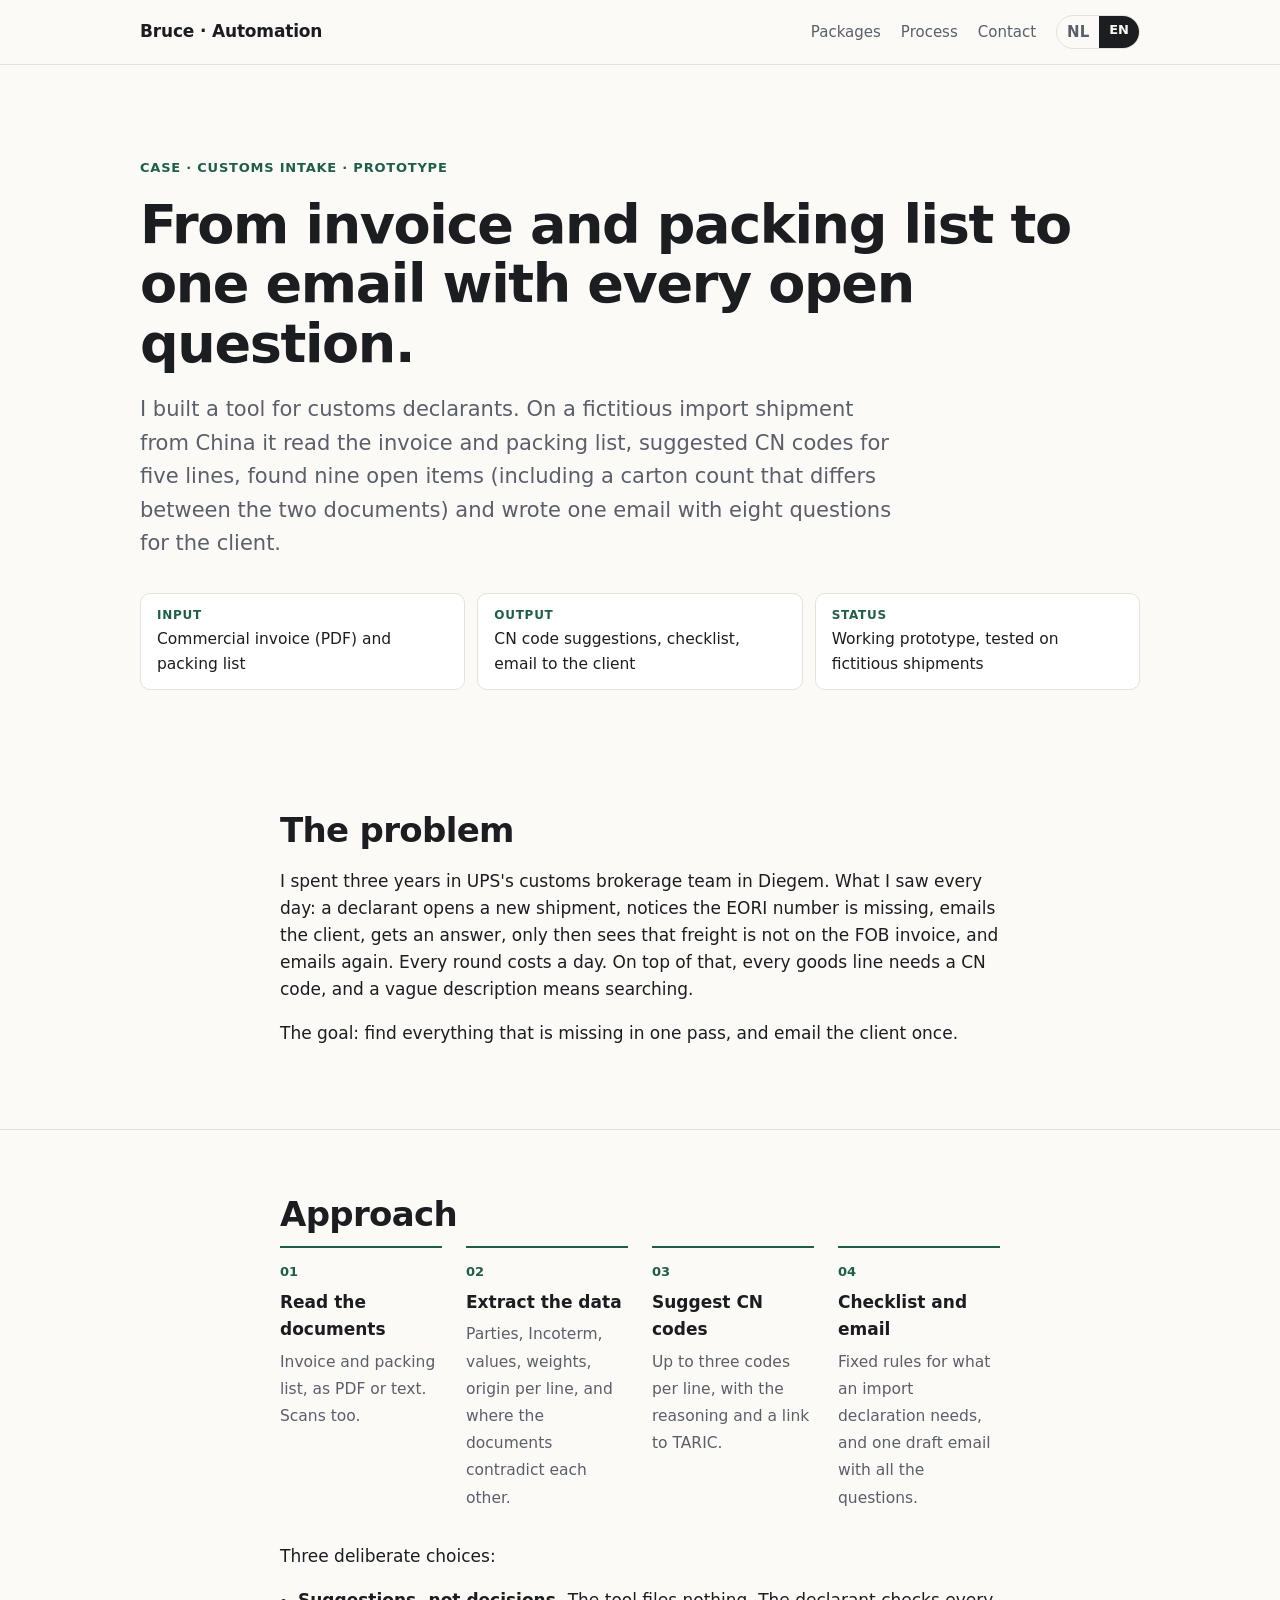
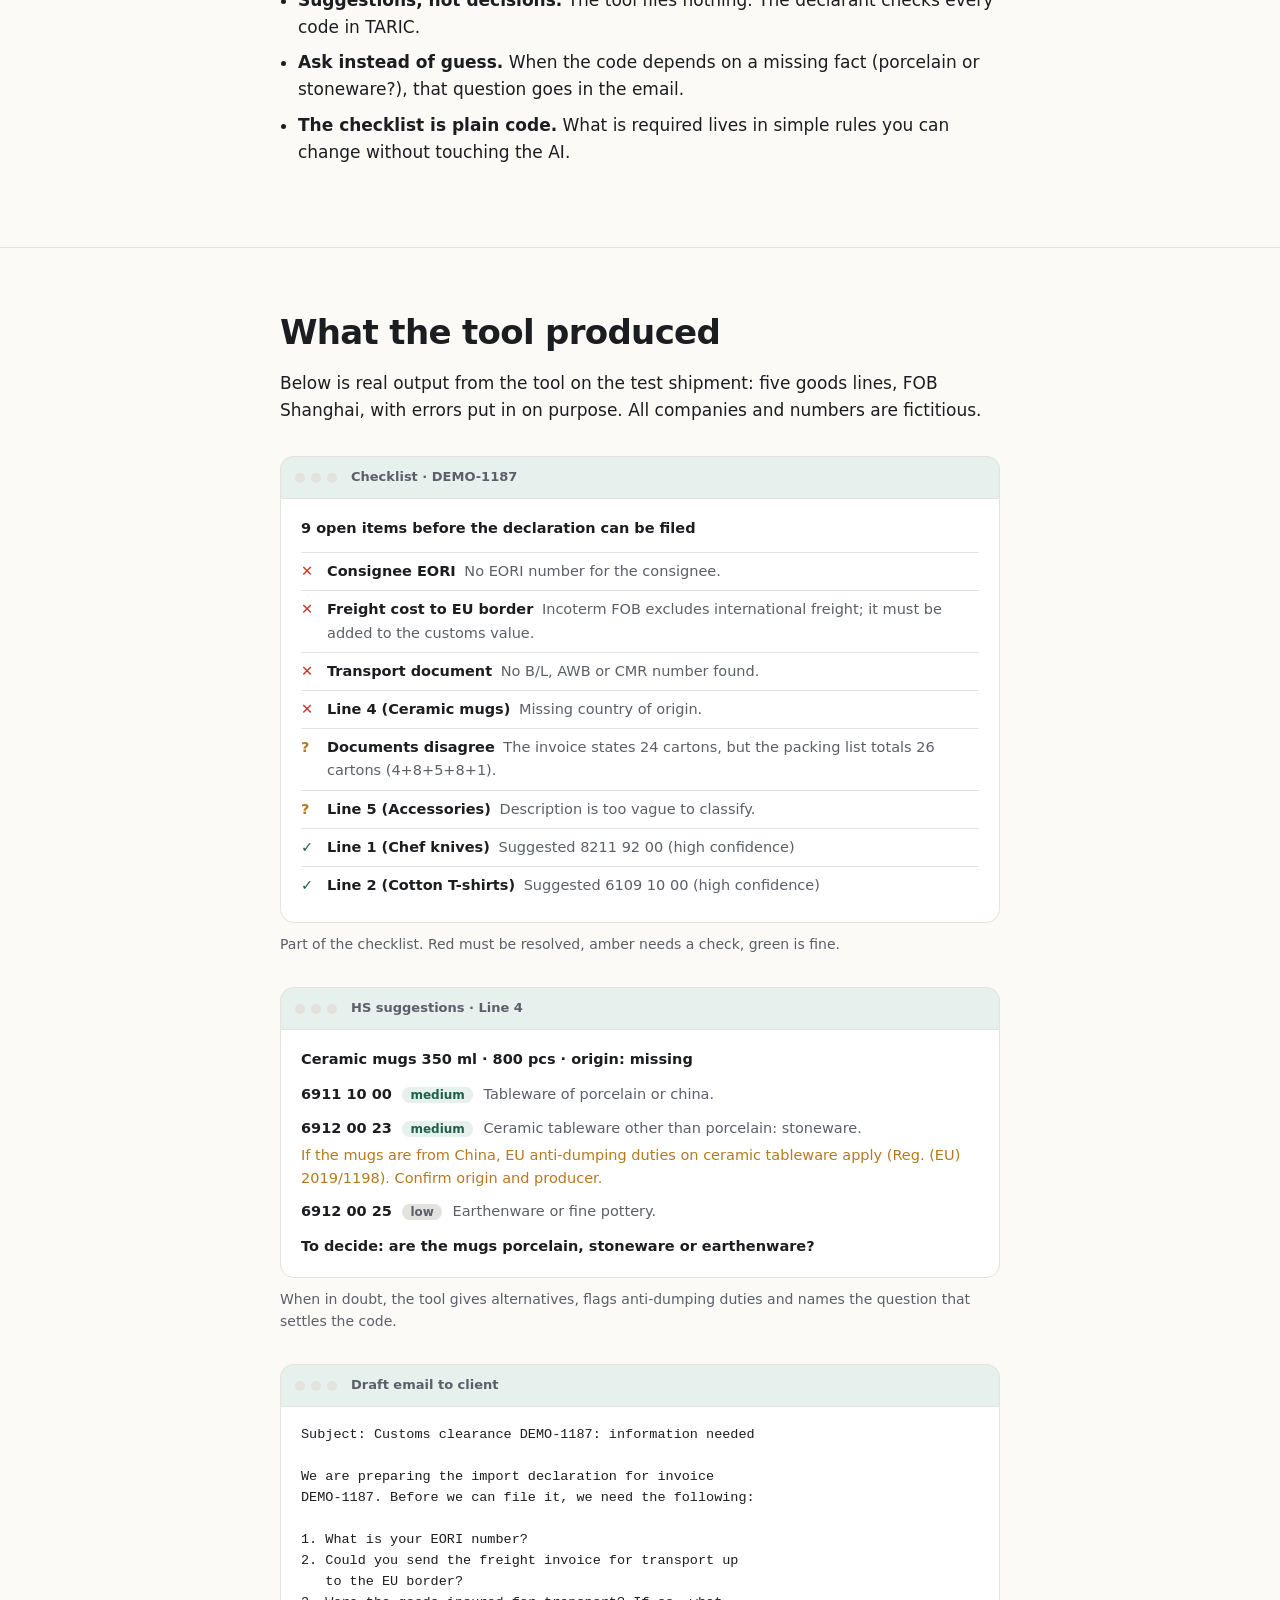
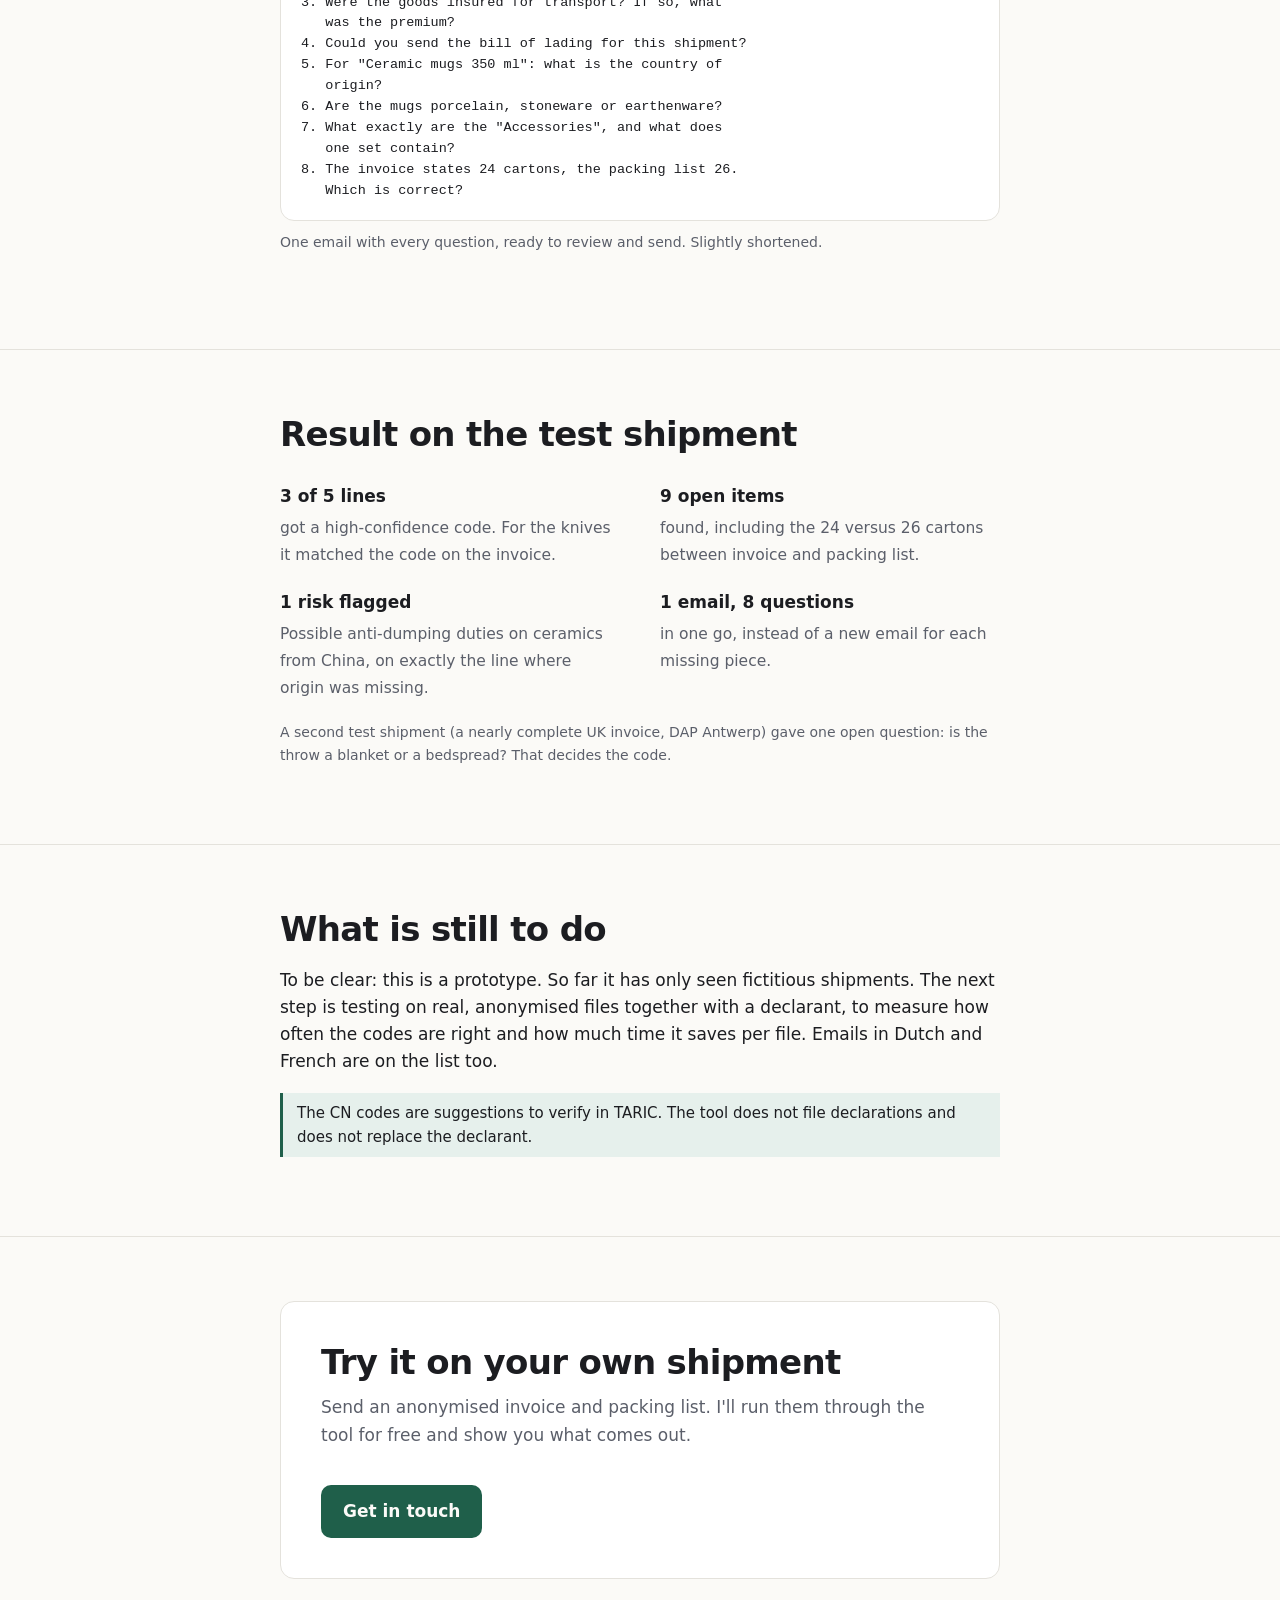
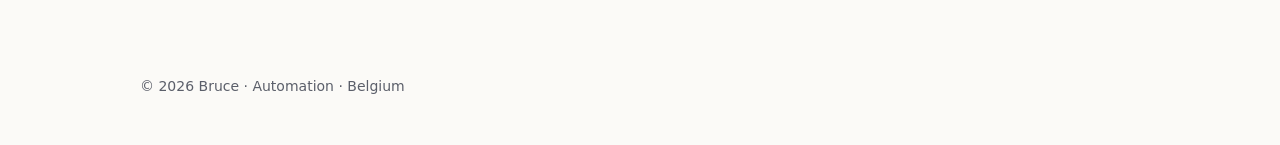
<file: en/case/index.html>
<!doctype html>
<html lang="en">
<head>
  <meta charset="utf-8">
  <meta name="viewport" content="width=device-width, initial-scale=1">
  <title>Case: customs intake · Bruce · Automation</title>
  <meta name="description" content="A prototype that reads an invoice and packing list, suggests CN codes, finds missing data and drafts one email to the client. Tested on a fictitious shipment.">
  <link rel="alternate" hreflang="nl-BE" href="../../case/">
  <link rel="alternate" hreflang="en" href="./">
  <link rel="stylesheet" href="../../style.css">
</head>
<body>
  <header>
    <div class="wrap">
      <a class="brand" href="../">Bruce · Automation</a>
      <nav>
        <a class="nav-link" href="../#packages">Packages</a>
        <a class="nav-link" href="../#process">Process</a>
        <a class="nav-link" href="../#contact">Contact</a>
        <div class="lang" aria-label="Language">
          <a href="../../case/" hreflang="nl-BE" lang="nl-BE">NL</a>
          <span aria-current="true">EN</span>
        </div>
      </nav>
    </div>
  </header>

  <main>
    <div class="hero hero-case">
      <div class="wrap">
        <span class="eyebrow">Case · Customs intake · Prototype</span>
        <h1>From invoice and packing list to one email with every open question.</h1>
        <p class="lead">I built a tool for customs declarants. On a fictitious import shipment from China it read the invoice and packing list, suggested CN codes for five lines, found nine open items (including a carton count that differs between the two documents) and wrote one email with eight questions for the client.</p>
        <dl class="facts">
          <div><dt>Input</dt><dd>Commercial invoice (PDF) and packing list</dd></div>
          <div><dt>Output</dt><dd>CN code suggestions, checklist, email to the client</dd></div>
          <div><dt>Status</dt><dd>Working prototype, tested on fictitious shipments</dd></div>
        </dl>
      </div>
    </div>

    <section>
      <div class="wrap narrow">
        <h2>The problem</h2>
        <p>I spent three years in UPS's customs brokerage team in Diegem. What I saw every day: a declarant opens a new shipment, notices the EORI number is missing, emails the client, gets an answer, only then sees that freight is not on the FOB invoice, and emails again. Every round costs a day. On top of that, every goods line needs a CN code, and a vague description means searching.</p>
        <p>The goal: find everything that is missing in one pass, and email the client once.</p>
      </div>
    </section>

    <section>
      <div class="wrap narrow">
        <h2>Approach</h2>
        <ol class="steps steps-tight">
          <li><strong>Read the documents</strong><span>Invoice and packing list, as PDF or text. Scans too.</span></li>
          <li><strong>Extract the data</strong><span>Parties, Incoterm, values, weights, origin per line, and where the documents contradict each other.</span></li>
          <li><strong>Suggest CN codes</strong><span>Up to three codes per line, with the reasoning and a link to TARIC.</span></li>
          <li><strong>Checklist and email</strong><span>Fixed rules for what an import declaration needs, and one draft email with all the questions.</span></li>
        </ol>
        <p>Three deliberate choices:</p>
        <ul class="plain">
          <li><strong>Suggestions, not decisions.</strong> The tool files nothing. The declarant checks every code in TARIC.</li>
          <li><strong>Ask instead of guess.</strong> When the code depends on a missing fact (porcelain or stoneware?), that question goes in the email.</li>
          <li><strong>The checklist is plain code.</strong> What is required lives in simple rules you can change without touching the AI.</li>
        </ul>
      </div>
    </section>

    <section>
      <div class="wrap narrow">
        <h2>What the tool produced</h2>
        <p>Below is real output from the tool on the test shipment: five goods lines, FOB Shanghai, with errors put in on purpose. All companies and numbers are fictitious.</p>

        <figure class="output">
          <div class="output-bar"><span></span><span></span><span></span><em>Checklist · DEMO-1187</em></div>
          <div class="output-body">
            <p class="output-title">9 open items before the declaration can be filed</p>
            <ul class="checklist">
              <li class="open"><b>Consignee EORI</b> No EORI number for the consignee.</li>
              <li class="open"><b>Freight cost to EU border</b> Incoterm FOB excludes international freight; it must be added to the customs value.</li>
              <li class="open"><b>Transport document</b> No B/L, AWB or CMR number found.</li>
              <li class="open"><b>Line 4 (Ceramic mugs)</b> Missing country of origin.</li>
              <li class="check"><b>Documents disagree</b> The invoice states 24 cartons, but the packing list totals 26 cartons (4+8+5+8+1).</li>
              <li class="check"><b>Line 5 (Accessories)</b> Description is too vague to classify.</li>
              <li class="ok"><b>Line 1 (Chef knives)</b> Suggested 8211 92 00 (high confidence)</li>
              <li class="ok"><b>Line 2 (Cotton T-shirts)</b> Suggested 6109 10 00 (high confidence)</li>
            </ul>
          </div>
          <figcaption>Part of the checklist. Red must be resolved, amber needs a check, green is fine.</figcaption>
        </figure>

        <figure class="output">
          <div class="output-bar"><span></span><span></span><span></span><em>HS suggestions · Line 4</em></div>
          <div class="output-body">
            <p class="output-title">Ceramic mugs 350 ml · 800 pcs · origin: missing</p>
            <p class="code"><b>6911 10 00</b> <i class="conf mid">medium</i> Tableware of porcelain or china.</p>
            <p class="code"><b>6912 00 23</b> <i class="conf mid">medium</i> Ceramic tableware other than porcelain: stoneware. <span class="warn">If the mugs are from China, EU anti-dumping duties on ceramic tableware apply (Reg. (EU) 2019/1198). Confirm origin and producer.</span></p>
            <p class="code"><b>6912 00 25</b> <i class="conf low">low</i> Earthenware or fine pottery.</p>
            <p class="ask">To decide: are the mugs porcelain, stoneware or earthenware?</p>
          </div>
          <figcaption>When in doubt, the tool gives alternatives, flags anti-dumping duties and names the question that settles the code.</figcaption>
        </figure>

        <figure class="output">
          <div class="output-bar"><span></span><span></span><span></span><em>Draft email to client</em></div>
          <div class="output-body">
<pre>Subject: Customs clearance DEMO-1187: information needed

We are preparing the import declaration for invoice
DEMO-1187. Before we can file it, we need the following:

1. What is your EORI number?
2. Could you send the freight invoice for transport up
   to the EU border?
3. Were the goods insured for transport? If so, what
   was the premium?
4. Could you send the bill of lading for this shipment?
5. For "Ceramic mugs 350 ml": what is the country of
   origin?
6. Are the mugs porcelain, stoneware or earthenware?
7. What exactly are the "Accessories", and what does
   one set contain?
8. The invoice states 24 cartons, the packing list 26.
   Which is correct?</pre>
          </div>
          <figcaption>One email with every question, ready to review and send. Slightly shortened.</figcaption>
        </figure>
      </div>
    </section>

    <section>
      <div class="wrap narrow">
        <h2>Result on the test shipment</h2>
        <div class="why">
          <div><strong>3 of 5 lines</strong><span>got a high-confidence code. For the knives it matched the code on the invoice.</span></div>
          <div><strong>9 open items</strong><span>found, including the 24 versus 26 cartons between invoice and packing list.</span></div>
          <div><strong>1 risk flagged</strong><span>Possible anti-dumping duties on ceramics from China, on exactly the line where origin was missing.</span></div>
          <div><strong>1 email, 8 questions</strong><span>in one go, instead of a new email for each missing piece.</span></div>
        </div>
        <p class="note">A second test shipment (a nearly complete UK invoice, DAP Antwerp) gave one open question: is the throw a blanket or a bedspread? That decides the code.</p>
      </div>
    </section>

    <section>
      <div class="wrap narrow">
        <h2>What is still to do</h2>
        <p>To be clear: this is a prototype. So far it has only seen fictitious shipments. The next step is testing on real, anonymised files together with a declarant, to measure how often the codes are right and how much time it saves per file. Emails in Dutch and French are on the list too.</p>
        <p class="disclaimer">The CN codes are suggestions to verify in TARIC. The tool does not file declarations and does not replace the declarant.</p>
      </div>
    </section>

    <section id="contact">
      <div class="wrap narrow">
        <div class="contact">
          <h2>Try it on your own shipment</h2>
          <p class="section-intro">Send an anonymised invoice and packing list. I'll run them through the tool for free and show you what comes out.</p>
          <a class="btn" href="../#contact">Get in touch</a>
        </div>
      </div>
    </section>
  </main>

  <footer>
    <div class="wrap">© 2026 Bruce · Automation · Belgium</div>
  </footer>
</body>
</html>
</file>
<file: style.css>
:root {
  --bg: #fbfaf7;
  --surface: #ffffff;
  --text: #1c1d21;
  --muted: #5b5f6a;
  --line: #e4e2dc;
  --accent: #1f5f4a;
  --accent-soft: #e6f0ec;
  --radius: 14px;
  --max: 1040px;
}

@media (prefers-color-scheme: dark) {
  :root {
    --bg: #141517;
    --surface: #1c1e21;
    --text: #ecebe7;
    --muted: #a3a6ad;
    --line: #2d3035;
    --accent: #6fc3a2;
    --accent-soft: #1d2f29;
  }
}

* { box-sizing: border-box; }

html { scroll-behavior: smooth; }

body {
  margin: 0;
  background: var(--bg);
  color: var(--text);
  font-family: system-ui, -apple-system, "Segoe UI", Roboto, "Helvetica Neue", Arial, sans-serif;
  font-size: 17px;
  line-height: 1.6;
  -webkit-font-smoothing: antialiased;
}

a { color: var(--accent); }

.wrap {
  max-width: var(--max);
  margin: 0 auto;
  padding: 0 20px;
}

/* Header */
header {
  border-bottom: 1px solid var(--line);
}
header .wrap {
  display: flex;
  align-items: center;
  justify-content: space-between;
  gap: 16px;
  min-height: 64px;
}
.brand {
  font-weight: 700;
  letter-spacing: -0.01em;
  text-decoration: none;
  color: var(--text);
}
nav {
  display: flex;
  align-items: center;
  gap: 20px;
}
nav a {
  color: var(--muted);
  text-decoration: none;
  font-size: 15px;
}
nav a:hover { color: var(--text); }
.lang {
  display: inline-flex;
  border: 1px solid var(--line);
  border-radius: 999px;
  overflow: hidden;
  font-size: 13px;
  font-weight: 600;
}
.lang a, .lang span {
  padding: 4px 10px;
  text-decoration: none;
}
.lang span {
  background: var(--text);
  color: var(--bg);
}
.lang a { color: var(--muted); }

/* Hero */
.hero {
  padding: 88px 0 72px;
}
.eyebrow {
  display: inline-block;
  font-size: 13px;
  font-weight: 600;
  letter-spacing: 0.06em;
  text-transform: uppercase;
  color: var(--accent);
  margin-bottom: 16px;
}
h1 {
  font-size: clamp(32px, 5.2vw, 54px);
  line-height: 1.1;
  letter-spacing: -0.025em;
  margin: 0 0 20px;
  max-width: 16em;
}
.lead {
  font-size: clamp(18px, 2.2vw, 21px);
  color: var(--muted);
  max-width: 36em;
  margin: 0 0 32px;
}
.btn {
  display: inline-block;
  background: var(--accent);
  color: var(--bg);
  font-weight: 600;
  padding: 13px 22px;
  border-radius: 10px;
  text-decoration: none;
}
.btn:hover { filter: brightness(1.08); }
.btn-ghost {
  background: transparent;
  color: var(--text);
  border: 1px solid var(--line);
  margin-left: 8px;
}

/* Sections */
section { padding: 64px 0; }
section + section { border-top: 1px solid var(--line); }
h2 {
  font-size: clamp(26px, 3.4vw, 34px);
  letter-spacing: -0.02em;
  line-height: 1.2;
  margin: 0 0 12px;
}
.section-intro {
  color: var(--muted);
  max-width: 40em;
  margin: 0 0 36px;
}

/* Packages */
.grid {
  display: grid;
  grid-template-columns: repeat(auto-fit, minmax(230px, 1fr));
  gap: 16px;
}
.card {
  background: var(--surface);
  border: 1px solid var(--line);
  border-radius: var(--radius);
  padding: 24px;
  display: flex;
  flex-direction: column;
}
.card h3 {
  font-size: 19px;
  margin: 0 0 6px;
}
.price {
  font-size: 15px;
  font-weight: 600;
  color: var(--accent);
  background: var(--accent-soft);
  align-self: flex-start;
  padding: 3px 10px;
  border-radius: 999px;
  margin-bottom: 14px;
}
.card p {
  margin: 0 0 12px;
  color: var(--muted);
  font-size: 15.5px;
}
.card ul {
  margin: auto 0 0;
  padding-left: 18px;
  font-size: 15px;
}
.card li { margin-bottom: 4px; }
.note {
  margin-top: 20px;
  font-size: 14px;
  color: var(--muted);
}

/* Steps */
.steps {
  list-style: none;
  padding: 0;
  margin: 0;
  display: grid;
  grid-template-columns: repeat(auto-fit, minmax(200px, 1fr));
  gap: 24px;
  counter-reset: step;
}
.steps li {
  counter-increment: step;
  padding-top: 14px;
  border-top: 2px solid var(--accent);
}
.steps li::before {
  content: counter(step, decimal-leading-zero);
  display: block;
  font-size: 13px;
  font-weight: 700;
  color: var(--accent);
  margin-bottom: 6px;
}
.steps strong { display: block; margin-bottom: 4px; }
.steps span { color: var(--muted); font-size: 15.5px; }

/* Why */
.why {
  margin-top: 28px;
  display: grid;
  grid-template-columns: repeat(auto-fit, minmax(260px, 1fr));
  gap: 20px 40px;
}
.why div strong { display: block; margin-bottom: 4px; }
.why div span { color: var(--muted); font-size: 15.5px; }

/* Contact */
.contact {
  background: var(--surface);
  border: 1px solid var(--line);
  border-radius: var(--radius);
  padding: 40px;
}
.contact .email {
  font-size: clamp(20px, 3vw, 26px);
  font-weight: 600;
  word-break: break-all;
}

footer {
  padding: 32px 0 48px;
  color: var(--muted);
  font-size: 14px;
}

@media (max-width: 640px) {
  nav .nav-link { display: none; }
  .hero { padding: 56px 0 48px; }
  section { padding: 48px 0; }
  .contact { padding: 28px 20px; }
  .btn-ghost { margin: 10px 0 0; }
}

/* Case study */
.narrow { max-width: 760px; }
.hero-case { padding-bottom: 56px; }
.hero-case h1 { max-width: 20em; }
.facts {
  display: grid;
  grid-template-columns: repeat(auto-fit, minmax(200px, 1fr));
  gap: 12px;
  margin: 0;
}
.facts div {
  background: var(--surface);
  border: 1px solid var(--line);
  border-radius: 10px;
  padding: 12px 16px;
}
.facts dt {
  font-size: 12px;
  font-weight: 700;
  letter-spacing: 0.06em;
  text-transform: uppercase;
  color: var(--accent);
}
.facts dd { margin: 2px 0 0; font-size: 15.5px; }
.steps-tight { margin-bottom: 32px; grid-template-columns: repeat(auto-fit, minmax(150px, 1fr)); }
ul.plain { padding-left: 18px; }
ul.plain li { margin-bottom: 8px; }

.output {
  margin: 32px 0;
}
.output-bar,
.output-body {
  border: 1px solid var(--line);
  background: var(--surface);
}
.output-bar {
  display: flex;
  align-items: center;
  gap: 6px;
  padding: 10px 14px;
  border-radius: var(--radius) var(--radius) 0 0;
  border-bottom: none;
  background: var(--accent-soft);
}
.output-bar span {
  width: 10px;
  height: 10px;
  border-radius: 50%;
  background: var(--line);
}
.output-bar em {
  font-style: normal;
  font-size: 13px;
  font-weight: 600;
  color: var(--muted);
  margin-left: 8px;
}
.output-body {
  border-radius: 0 0 var(--radius) var(--radius);
  padding: 18px 20px;
  font-size: 14.5px;
  overflow-x: auto;
}
.output-title { font-weight: 700; margin: 0 0 12px; }
.checklist { list-style: none; padding: 0; margin: 0; }
.checklist li {
  padding: 7px 0 7px 26px;
  border-top: 1px solid var(--line);
  position: relative;
  color: var(--muted);
}
.checklist li b { color: var(--text); margin-right: 4px; }
.checklist li::before {
  position: absolute;
  left: 0;
  top: 7px;
  font-weight: 700;
}
.checklist .open::before { content: "✕"; color: #c0392b; }
.checklist .check::before { content: "?"; color: #b7791f; }
.checklist .ok::before { content: "✓"; color: var(--accent); }
.code { margin: 0 0 10px; color: var(--muted); }
.code b { color: var(--text); font-variant-numeric: tabular-nums; margin-right: 6px; }
.conf {
  font-style: normal;
  font-size: 12px;
  font-weight: 600;
  padding: 1px 8px;
  border-radius: 999px;
  margin-right: 6px;
  background: var(--accent-soft);
  color: var(--accent);
}
.conf.low { background: var(--line); color: var(--muted); }
.warn { display: block; margin-top: 4px; color: #b7791f; }
.ask { margin: 12px 0 0; font-weight: 600; }
.output pre {
  margin: 0;
  font-family: ui-monospace, SFMono-Regular, Menlo, Consolas, monospace;
  font-size: 13.5px;
  line-height: 1.55;
  white-space: pre;
}
.output figcaption {
  font-size: 14px;
  color: var(--muted);
  margin-top: 10px;
}
.disclaimer {
  border-left: 3px solid var(--accent);
  padding: 8px 14px;
  background: var(--accent-soft);
  font-size: 15px;
}
.case-teaser {
  display: grid;
  grid-template-columns: 1.2fr 1fr;
  gap: 32px;
  align-items: center;
}
.case-teaser ul { padding-left: 18px; margin: 0 0 24px; }
.case-teaser .output { margin: 0; }

@media (prefers-color-scheme: dark) {
  .checklist .open::before { color: #ff7b6b; }
  .checklist .check::before, .warn { color: #e6b55c; }
}

@media (max-width: 760px) {
  .case-teaser { grid-template-columns: 1fr; }
  .output-body { padding: 14px; }
  .output pre { font-size: 12px; }
}
</file>
